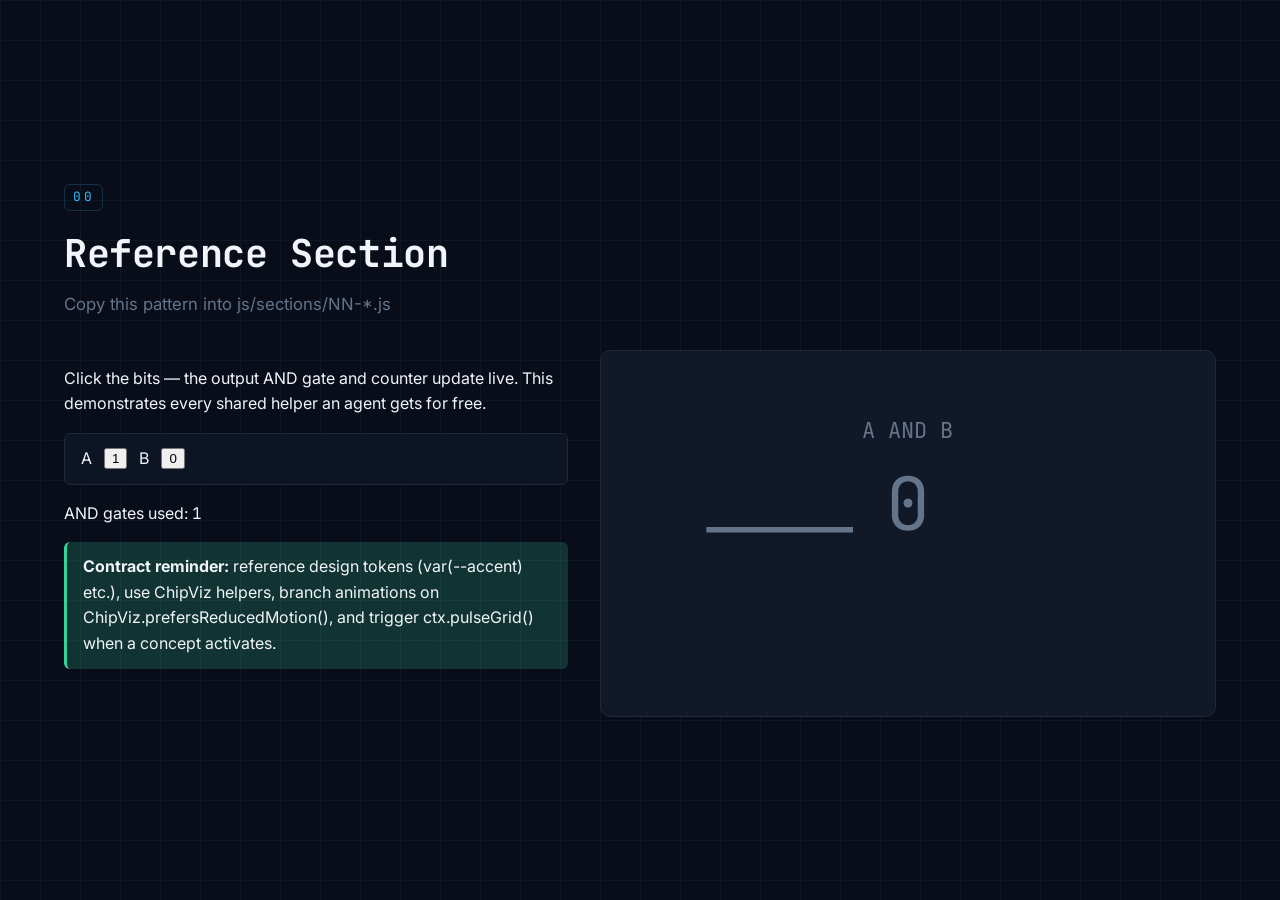
<file: contract-stub.html>
<!DOCTYPE html>
<!--
  contract-stub.html  —  PR #0.  Standalone harness + REFERENCE SECTION.

  Purpose for Agents B & C: develop ONE section in isolation without the
  other 12 files. It loads the real frozen core (registry/grid-bg/helpers/
  main) exactly as production does, then registers a single example
  section so you can see the full contract working.

  HOW TO USE:
    1. Copy the <script id="example-section"> block below into your
       js/sections/NN-yourname.js file.
    2. Replace the build() body with your visualization.
    3. To preview just your section, add a <script src="js/sections/NN-*.js">
       tag here (or paste your code inline) and open this file in a browser.

  This page is the source of truth for the section authoring pattern.
-->
<html lang="en">
<head>
  <meta charset="UTF-8" />
  <meta name="viewport" content="width=device-width, initial-scale=1.0" />
  <title>ChipViz — Contract Stub / Section Reference</title>
  <link href="https://fonts.googleapis.com/css2?family=Inter:wght@400;500;600;700&family=JetBrains+Mono:wght@400;500;700&display=swap" rel="stylesheet" />
  <link rel="stylesheet" href="css/tokens.css" />
  <link rel="stylesheet" href="css/base.css" />
</head>
<body>
  <div id="app"></div>

  <!-- frozen core, identical load order to index.html -->
  <script src="js/core/registry.js"></script>
  <script src="js/core/grid-bg.js"></script>
  <script src="js/core/helpers.js"></script>

  <!-- ============ REFERENCE SECTION — copy this pattern ============ -->
  <script id="example-section">
  ChipViz.register({
    id: 'example',
    order: 0,
    title: 'Reference Section',
    subtitle: 'Copy this pattern into js/sections/NN-*.js',
    build: function (ctx) {
      // ctx = { root, left, stage, pulseGrid }
      var el = ChipViz.el, h = ChipViz; // shortcuts

      // LEFT column: explanation + controls
      ctx.left.appendChild(el('p', {
        text: 'Click the bits — the output AND gate and counter update live. ' +
              'This demonstrates every shared helper an agent gets for free.'
      }));

      var a = h.bitToggle({ label: 'A', value: 1, onChange: recompute });
      var b = h.bitToggle({ label: 'B', value: 0, onChange: recompute });
      var controls = el('div', { className: 'panel', style: { display: 'flex', gap: '0.75rem', alignItems: 'center', marginTop: '1rem' } },
        [ el('span', { text: 'A' }), a.el, el('span', { text: 'B' }), b.el ]);
      ctx.left.appendChild(controls);

      var gateCount = h.counter('AND gates used');
      ctx.left.appendChild(el('div', { style: { marginTop: '1rem' } }, [gateCount.el]));
      gateCount.set(1);

      ctx.left.appendChild(el('div', { className: 'callout insight',
        html: '<strong>Contract reminder:</strong> reference design tokens (var(--accent) etc.), ' +
              'use ChipViz helpers, branch animations on ChipViz.prefersReducedMotion(), ' +
              'and trigger ctx.pulseGrid() when a concept activates.' }));

      // STAGE: live visualization (SVG)
      var out = h.svg('text', { x: 150, y: 80, 'text-anchor': 'middle', fill: 'var(--highlight)',
        'font-family': 'var(--font-mono)', 'font-size': '40', text: '0' });
      var wire = h.svg('line', { x1: 40, y1: 80, x2: 120, y2: 80, stroke: 'var(--grid)', 'stroke-width': '3' });
      var svg = h.svg('svg', { viewBox: '0 0 300 160', width: '100%' }, [
        wire,
        h.svg('text', { x: 150, y: 30, 'text-anchor': 'middle', fill: 'var(--text-muted)',
          'font-family': 'var(--font-mono)', 'font-size': '12', text: 'A AND B' }),
        out
      ]);
      ctx.stage.appendChild(svg.parentNode ? svg : svg); // svg root

      function recompute() {
        var r = a.value & b.value;
        out.textContent = String(r);
        out.setAttribute('fill', r ? 'var(--highlight)' : 'var(--text-muted)');
        h.pulse(wire, r ? null : 'var(--text-muted)');
        ctx.pulseGrid();
      }
      recompute();
    }
  });
  </script>
  <!-- =============================================================== -->

  <!-- Agents: add your section script here to preview it, e.g.:
       <script src="js/sections/05-mux.js"></script>
  -->

  <script src="js/main.js"></script>
</body>
</html>
</file>
<file: css/tokens.css>
/* ============================================================
   tokens.css  —  PR #0 FROZEN.  Design system contract.
   Every agent uses these vars. Do NOT hardcode hex values
   in section CSS; reference the vars below.
   ============================================================ */
:root {
  /* palette — dark PCB aesthetic */
  --bg:         #0A0E1A; /* deep navy PCB substrate */
  --surface:    #111827; /* panels */
  --surface-2:  #0d1424; /* nested panel / inset */
  --grid:       #1E293B; /* trace / grid lines */
  --accent:     #38BDF8; /* electric sky-blue — signal wire */
  --accent-2:   #A78BFA; /* soft violet — data flow / weights */
  --highlight:  #34D399; /* logic-green — correct / active / sum */
  --carry:      #F59E0B; /* amber — carry bits / warnings / miss */
  --text:       #F1F5F9;
  --text-muted: #64748B;

  /* derived translucent variants (for glows / fills) */
  --accent-a20:    rgba(56, 189, 248, 0.20);
  --accent2-a20:   rgba(167, 139, 250, 0.20);
  --highlight-a20: rgba(52, 211, 153, 0.20);
  --carry-a20:     rgba(245, 158, 11, 0.20);

  /* type */
  --font-mono: 'JetBrains Mono', ui-monospace, 'SF Mono', Menlo, monospace; /* headers, ALL bit values, labels, numbers */
  --font-body: 'Inter', system-ui, -apple-system, sans-serif;               /* prose */

  /* rhythm */
  --section-pad: clamp(1.5rem, 5vw, 5rem);
  --gap:         clamp(1rem, 2.5vw, 2rem);
  --radius:      10px;
  --radius-sm:   6px;
  --maxw:        1200px;

  /* motion */
  --pulse-ms: 900ms;
  --ease:     cubic-bezier(0.4, 0, 0.2, 1);
}
</file>
<file: css/base.css>
/* ============================================================
   base.css  —  PR #0 FROZEN.  Reset, layout shell, section
   chrome, circuit-grid background, accessibility, responsive.
   Section-specific styles go in css/sections/NN-*.css (your lane).
   ============================================================ */

*, *::before, *::after { box-sizing: border-box; }
html { scroll-behavior: smooth; }
@media (prefers-reduced-motion: reduce) { html { scroll-behavior: auto; } }

body {
  margin: 0;
  background: var(--bg);
  color: var(--text);
  font-family: var(--font-body);
  line-height: 1.6;
  -webkit-font-smoothing: antialiased;
  overflow-x: hidden;
}

h1, h2, h3, .mono { font-family: var(--font-mono); letter-spacing: -0.01em; }
code, kbd, samp { font-family: var(--font-mono); }
a { color: var(--accent); }

/* ---------- circuit-grid background (the signature element) ---------- */
/* Static lattice rendered by base.css; animated pulses injected by grid-bg.js */
#grid-bg {
  position: fixed;
  inset: 0;
  z-index: 0;
  pointer-events: none;
  background-color: var(--bg);
  background-image:
    linear-gradient(var(--grid) 1px, transparent 1px),
    linear-gradient(90deg, var(--grid) 1px, transparent 1px);
  background-size: 40px 40px;
  opacity: 0.35;
}
#grid-bg .dots {
  position: absolute;
  inset: 0;
  background-image: radial-gradient(var(--grid) 1.4px, transparent 1.6px);
  background-size: 40px 40px;
  background-position: 20px 20px;
  opacity: 0.5;
}
/* traveling signal pulse — a line that sweeps and fades */
#grid-bg .pulse {
  position: absolute;
  background: linear-gradient(var(--dir, 90deg),
    transparent, var(--accent), transparent);
  opacity: 0;
  will-change: transform, opacity;
}
#grid-bg .pulse.h { height: 2px; left: 0; right: 0; box-shadow: 0 0 12px 1px var(--accent); }
#grid-bg .pulse.v { width: 2px; top: 0; bottom: 0; box-shadow: 0 0 12px 1px var(--accent); }

@keyframes pulse-h {
  0%   { opacity: 0; transform: translateX(-30%); }
  15%  { opacity: 0.9; }
  100% { opacity: 0; transform: translateX(120%); }
}
@keyframes pulse-v {
  0%   { opacity: 0; transform: translateY(-30%); }
  15%  { opacity: 0.9; }
  100% { opacity: 0; transform: translateY(120%); }
}

/* ---------- app shell ---------- */
#app { position: relative; z-index: 1; }

.section {
  min-height: 100vh;
  display: flex;
  align-items: center;
  padding: var(--section-pad);
  scroll-margin-top: 0;
}
.section-inner { width: 100%; max-width: var(--maxw); margin: 0 auto; }

.section-head { margin-bottom: var(--gap); }
.section-num {
  font-family: var(--font-mono);
  font-size: 0.8rem;
  color: var(--accent);
  letter-spacing: 0.2em;
  display: inline-block;
  padding: 0.15rem 0.5rem;
  border: 1px solid var(--accent-a20);
  border-radius: var(--radius-sm);
  margin-bottom: 0.75rem;
}
.section-head h2 { margin: 0; font-size: clamp(1.5rem, 3.5vw, 2.4rem); }
.section-head .subtitle { color: var(--text-muted); margin: 0.4rem 0 0; font-size: 1.05rem; }

/* two-column body: left = explanation+controls, stage = visualization */
.section-body {
  display: grid;
  grid-template-columns: minmax(0, 0.9fr) minmax(0, 1.1fr);
  gap: var(--gap);
  align-items: start;
}
.section-body .left { min-width: 0; }
.section-body .stage {
  min-width: 0;
  background: var(--surface);
  border: 1px solid var(--grid);
  border-radius: var(--radius);
  padding: var(--gap);
  overflow: hidden;
}

/* shared chrome helpers usable by any section */
.callout {
  border-left: 3px solid var(--accent);
  background: var(--accent-a20);
  padding: 0.75rem 1rem;
  border-radius: var(--radius-sm);
  margin: 1rem 0;
}
.callout.insight { border-left-color: var(--highlight); background: var(--highlight-a20); }
.callout.warn    { border-left-color: var(--carry);     background: var(--carry-a20); }
.panel {
  background: var(--surface-2);
  border: 1px solid var(--grid);
  border-radius: var(--radius-sm);
  padding: 0.75rem 1rem;
}
.mono-num { font-family: var(--font-mono); color: var(--text); }

/* ---------- responsive: stack under 720px, stage below text ---------- */
@media (max-width: 720px) {
  .section-body { grid-template-columns: 1fr; }
  .section { min-height: auto; padding-top: 4rem; padding-bottom: 4rem; }
}

/* ---------- reduced motion: kill continuous/long animations ---------- */
@media (prefers-reduced-motion: reduce) {
  #grid-bg .pulse { display: none; }
  *, *::before, *::after {
    animation-duration: 0.001ms !important;
    animation-iteration-count: 1 !important;
    transition-duration: 0.001ms !important;
  }
}

/* visually-hidden but screen-reader accessible */
.sr-only {
  position: absolute; width: 1px; height: 1px; padding: 0; margin: -1px;
  overflow: hidden; clip: rect(0,0,0,0); white-space: nowrap; border: 0;
}
:focus-visible { outline: 2px solid var(--accent); outline-offset: 2px; }
</file>
